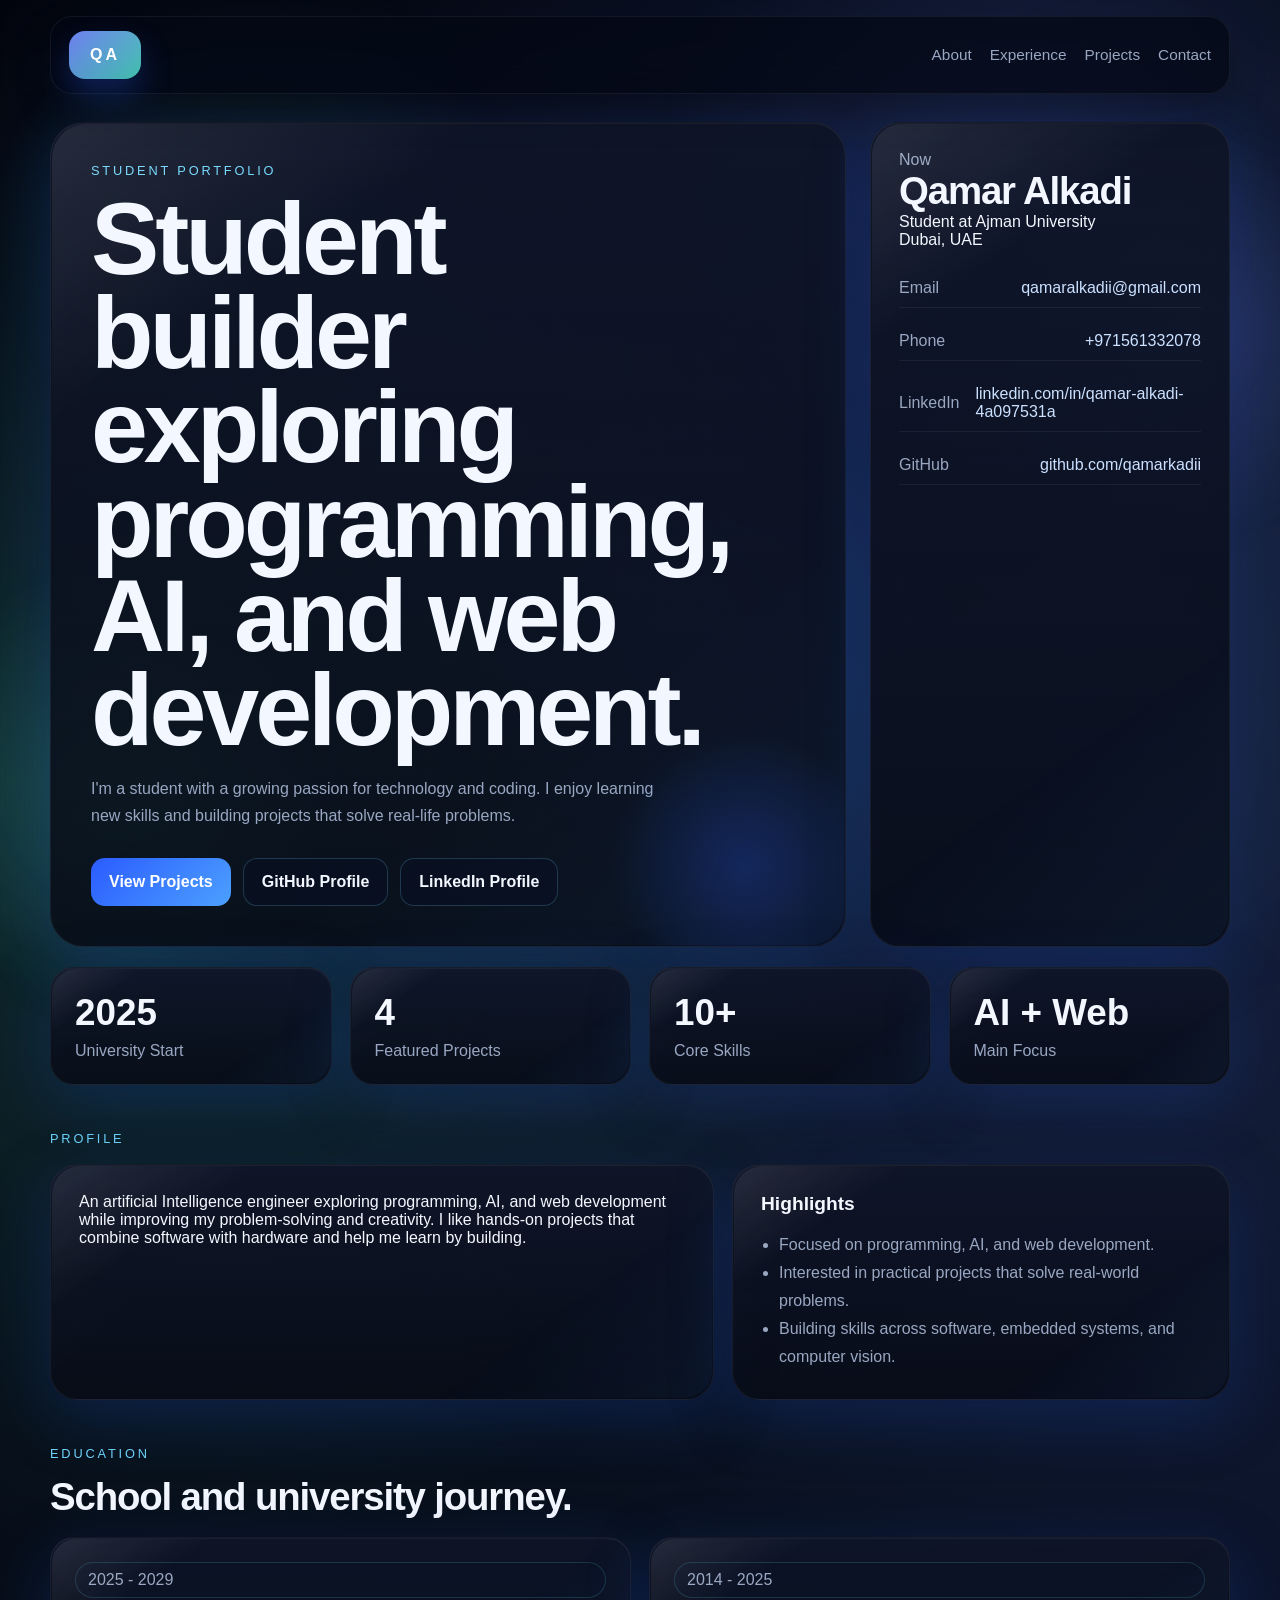
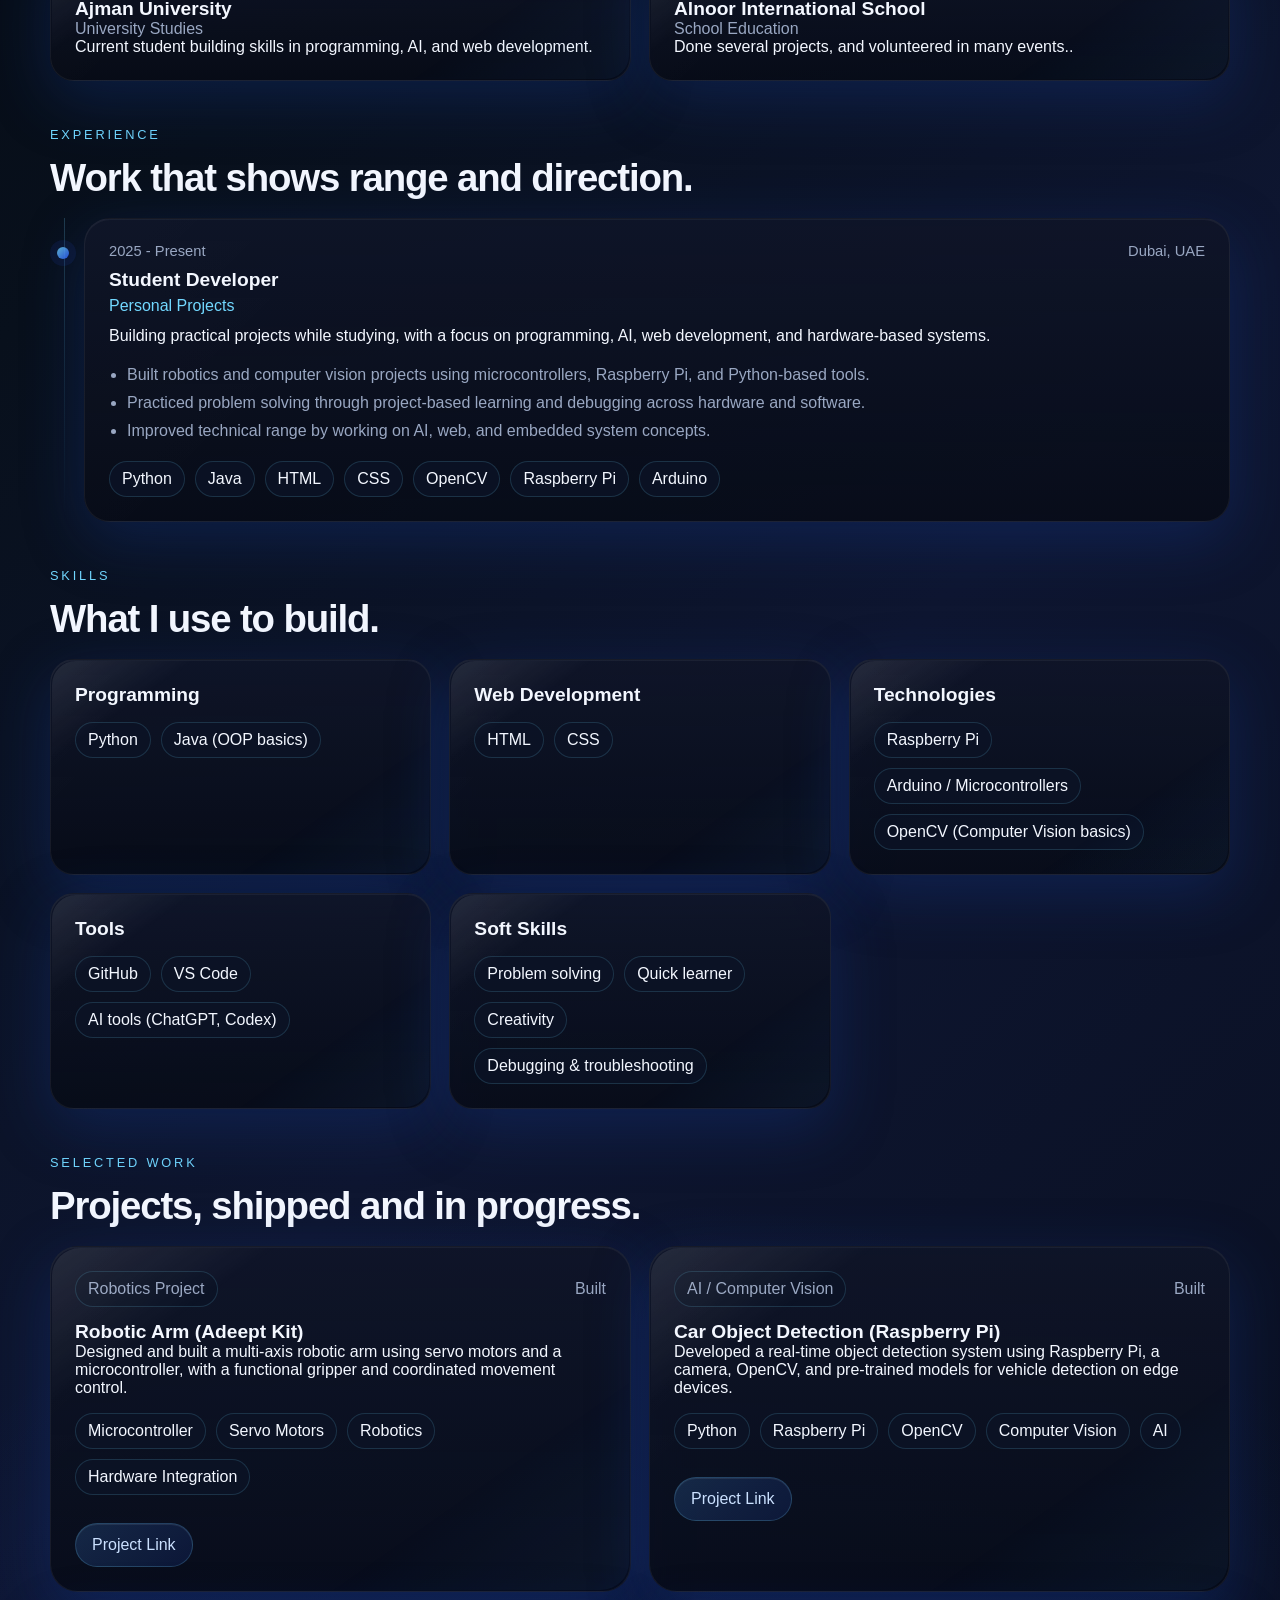
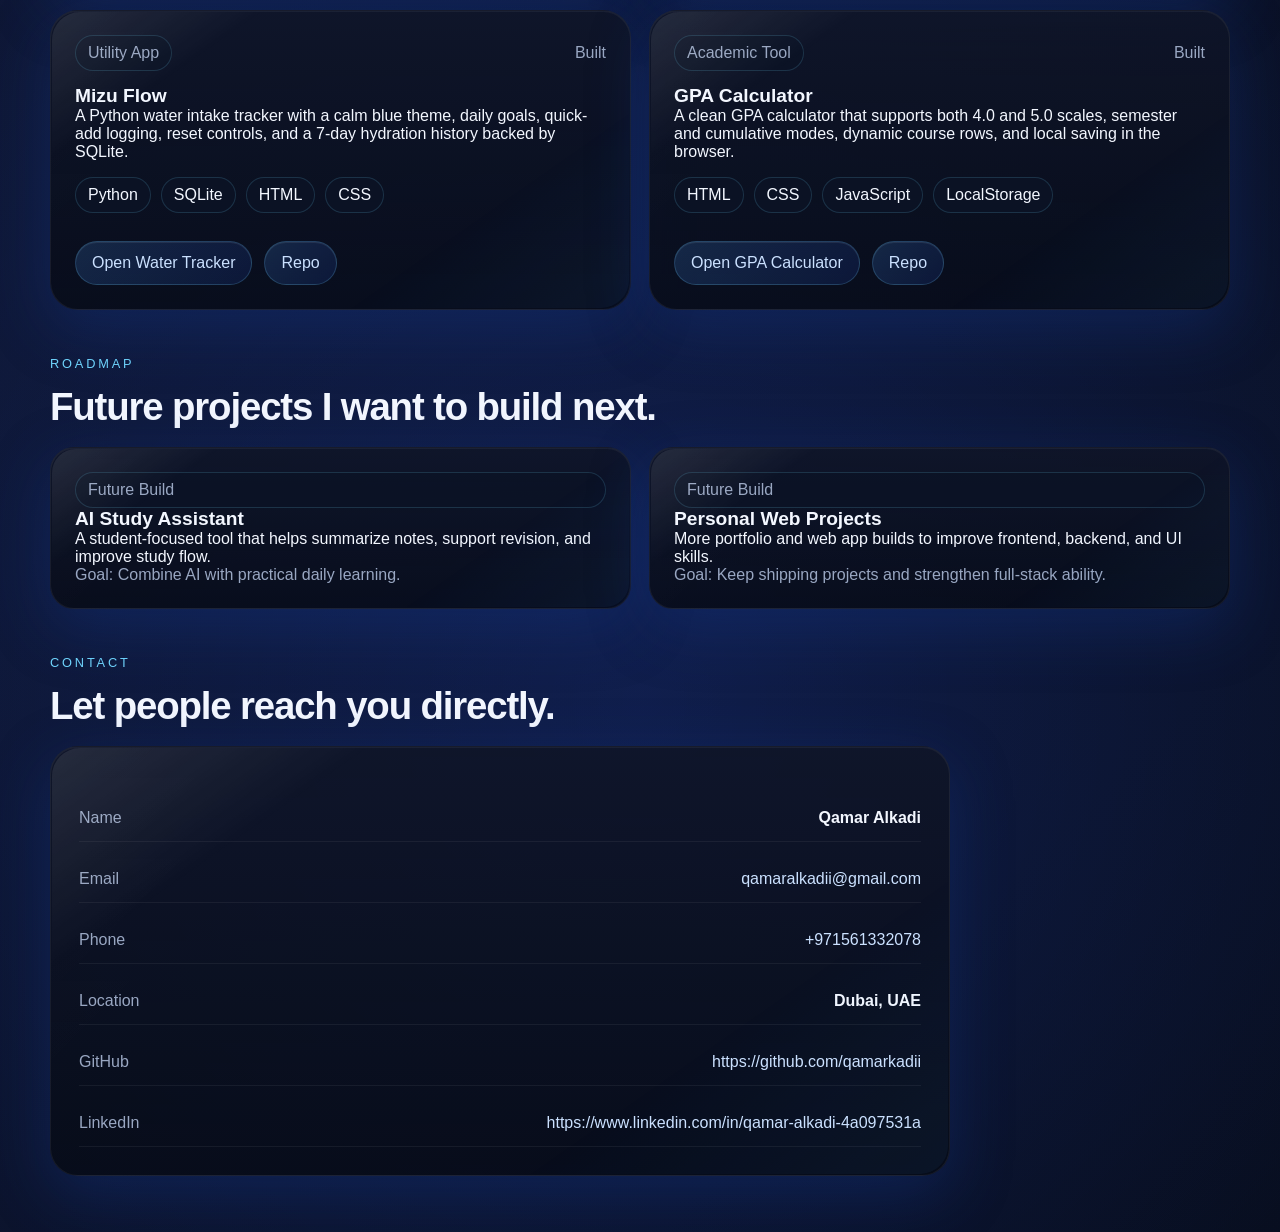
<file: index.html>
<!DOCTYPE html>
<html lang="en">
<head>
    <meta charset="UTF-8">
    <meta name="viewport" content="width=device-width, initial-scale=1.0">
    <title>Qamar Alkadi | Portfolio</title>
    <link rel="stylesheet" href="static/styles.css">
</head>
<body>
    <div class="site-bg"></div>
    <header class="topbar">
        <a class="brand" href="portfolio.html">QA</a>
        <nav>
            <a href="#about">About</a>
            <a href="#experience">Experience</a>
            <a href="#projects">Projects</a>
            <a href="#contact">Contact</a>
        </nav>
    </header>

    <main class="shell">
        <section class="hero">
            <div class="hero-copy">
                <p class="eyebrow">Student Portfolio</p>
                <h1>Student builder exploring programming, AI, and web development.</h1>
                <p class="lead">I'm a student with a growing passion for technology and coding. I enjoy learning new skills and building projects that solve real-life problems.</p>
                <div class="hero-actions">
                    <a class="button button-primary" href="#projects">View Projects</a>
                    <a class="button button-secondary" href="https://github.com/qamarkadii" target="_blank" rel="noreferrer">GitHub Profile</a>
                    <a class="button button-secondary" href="https://www.linkedin.com/in/qamar-alkadi-4a097531a" target="_blank" rel="noreferrer">LinkedIn Profile</a>
                </div>
            </div>
            <aside class="hero-panel">
                <p class="hero-label">Now</p>
                <h2>Qamar Alkadi</h2>
                <p>Student at Ajman University</p>
                <p>Dubai, UAE</p>
                <ul class="contact-list compact">
                    <li><span>Email</span><a href="mailto:qamaralkadii@gmail.com">qamaralkadii@gmail.com</a></li>
                    <li><span>Phone</span><a href="tel:+971561332078">+971561332078</a></li>
                    <li><span>LinkedIn</span><a href="https://www.linkedin.com/in/qamar-alkadi-4a097531a" target="_blank" rel="noreferrer">linkedin.com/in/qamar-alkadi-4a097531a</a></li>
                    <li><span>GitHub</span><a href="https://github.com/qamarkadii" target="_blank" rel="noreferrer">github.com/qamarkadii</a></li>
                </ul>
            </aside>
        </section>

        <section class="stats-grid">
            <article class="stat-card">
                <span>2025</span>
                <p>University Start</p>
            </article>
            <article class="stat-card">
                <span>4</span>
                <p>Featured Projects</p>
            </article>
            <article class="stat-card">
                <span>10+</span>
                <p>Core Skills</p>
            </article>
            <article class="stat-card">
                <span>AI + Web</span>
                <p>Main Focus</p>
            </article>
        </section>

        <section class="section" id="about">
            <div class="section-heading">
                <p class="eyebrow">Profile</p>
                <h2></h2>
            </div>
            <div class="about-grid">
                <article class="panel">
                    <p>An artificial Intelligence engineer exploring programming, AI, and web development while improving my problem-solving and creativity. I like hands-on projects that combine software with hardware and help me learn by building.</p>
                </article>
                <article class="panel">
                    <h3>Highlights</h3>
                    <ul class="bullet-list">
                        <li>Focused on programming, AI, and web development.</li>
                        <li>Interested in practical projects that solve real-world problems.</li>
                        <li>Building skills across software, embedded systems, and computer vision.</li>
                    </ul>
                </article>
            </div>
        </section>

        <section class="section">
            <div class="section-heading">
                <p class="eyebrow">Education</p>
                <h2>School and university journey.</h2>
            </div>
            <div class="education-grid">
                <article class="education-card">
                    <div class="section-chip">2025 - 2029</div>
                    <h3>Ajman University</h3>
                    <p class="education-degree">University Studies</p>
                    <p>Current student building skills in programming, AI, and web development.</p>
                </article>
                <article class="education-card">
                    <div class="section-chip">2014 - 2025</div>
                    <h3>Alnoor International School</h3>
                    <p class="education-degree">School Education</p>
                    <p>Done several projects, and volunteered in many events..</p>
                </article>
            </div>
        </section>

        <section class="section" id="experience">
            <div class="section-heading">
                <p class="eyebrow">Experience</p>
                <h2>Work that shows range and direction.</h2>
            </div>
            <div class="timeline">
                <article class="timeline-card">
                    <div class="timeline-meta">
                        <span>2025 - Present</span>
                        <span>Dubai, UAE</span>
                    </div>
                    <h3>Student Developer</h3>
                    <p class="timeline-company">Personal Projects</p>
                    <p>Building practical projects while studying, with a focus on programming, AI, web development, and hardware-based systems.</p>
                    <ul class="bullet-list">
                        <li>Built robotics and computer vision projects using microcontrollers, Raspberry Pi, and Python-based tools.</li>
                        <li>Practiced problem solving through project-based learning and debugging across hardware and software.</li>
                        <li>Improved technical range by working on AI, web, and embedded system concepts.</li>
                    </ul>
                    <ul class="tag-list">
                        <li>Python</li>
                        <li>Java</li>
                        <li>HTML</li>
                        <li>CSS</li>
                        <li>OpenCV</li>
                        <li>Raspberry Pi</li>
                        <li>Arduino</li>
                    </ul>
                </article>
            </div>
        </section>

        <section class="section">
            <div class="section-heading">
                <p class="eyebrow">Skills</p>
                <h2>What I use to build.</h2>
            </div>
            <div class="skills-grid">
                <article class="skill-card">
                    <h3>Programming</h3>
                    <ul class="tag-list">
                        <li>Python</li>
                        <li>Java (OOP basics)</li>
                    </ul>
                </article>
                <article class="skill-card">
                    <h3>Web Development</h3>
                    <ul class="tag-list">
                        <li>HTML</li>
                        <li>CSS</li>
                    </ul>
                </article>
                <article class="skill-card">
                    <h3>Technologies</h3>
                    <ul class="tag-list">
                        <li>Raspberry Pi</li>
                        <li>Arduino / Microcontrollers</li>
                        <li>OpenCV (Computer Vision basics)</li>
                    </ul>
                </article>
                <article class="skill-card">
                    <h3>Tools</h3>
                    <ul class="tag-list">
                        <li>GitHub</li>
                        <li>VS Code</li>
                        <li>AI tools (ChatGPT, Codex)</li>
                    </ul>
                </article>
                <article class="skill-card">
                    <h3>Soft Skills</h3>
                    <ul class="tag-list">
                        <li>Problem solving</li>
                        <li>Quick learner</li>
                        <li>Creativity</li>
                        <li>Debugging &amp; troubleshooting</li>
                    </ul>
                </article>
            </div>
        </section>

        <section class="section" id="projects">
            <div class="section-heading">
                <p class="eyebrow">Selected Work</p>
                <h2>Projects, shipped and in progress.</h2>
            </div>
            <div class="project-grid">
                <article class="project-card">
                    <div class="project-top">
                        <span class="section-chip">Robotics Project</span>
                        <span class="project-status">Built</span>
                    </div>
                    <h3>Robotic Arm (Adeept Kit)</h3>
                    <p>Designed and built a multi-axis robotic arm using servo motors and a microcontroller, with a functional gripper and coordinated movement control.</p>
                    <ul class="tag-list">
                        <li>Microcontroller</li>
                        <li>Servo Motors</li>
                        <li>Robotics</li>
                        <li>Hardware Integration</li>
                    </ul>
                    <div class="project-links">
                        <a href="https://github.com/qamarkadii" target="_blank" rel="noreferrer">Project Link</a>
                    </div>
                </article>
                <article class="project-card">
                    <div class="project-top">
                        <span class="section-chip">AI / Computer Vision</span>
                        <span class="project-status">Built</span>
                    </div>
                    <h3>Car Object Detection (Raspberry Pi)</h3>
                    <p>Developed a real-time object detection system using Raspberry Pi, a camera, OpenCV, and pre-trained models for vehicle detection on edge devices.</p>
                    <ul class="tag-list">
                        <li>Python</li>
                        <li>Raspberry Pi</li>
                        <li>OpenCV</li>
                        <li>Computer Vision</li>
                        <li>AI</li>
                    </ul>
                    <div class="project-links">
                        <a href="https://github.com/qamarkadii" target="_blank" rel="noreferrer">Project Link</a>
                    </div>
                </article>
                <article class="project-card">
                    <div class="project-top">
                        <span class="section-chip">Utility App</span>
                        <span class="project-status">Built</span>
                    </div>
                    <h3>Mizu Flow</h3>
                    <p>A Python water intake tracker with a calm blue theme, daily goals, quick-add logging, reset controls, and a 7-day hydration history backed by SQLite.</p>
                    <ul class="tag-list">
                        <li>Python</li>
                        <li>SQLite</li>
                        <li>HTML</li>
                        <li>CSS</li>
                    </ul>
                    <div class="project-links">
                        <a href="https://qamarkadii.github.io/WaterIntake/" target="_blank" rel="noreferrer">Open Water Tracker</a>
                        <a href="https://github.com/qamarkadii" target="_blank" rel="noreferrer">Repo</a>
                    </div>
                </article>
                <article class="project-card">
                    <div class="project-top">
                        <span class="section-chip">Academic Tool</span>
                        <span class="project-status">Built</span>
                    </div>
                    <h3>GPA Calculator</h3>
                    <p>A clean GPA calculator that supports both 4.0 and 5.0 scales, semester and cumulative modes, dynamic course rows, and local saving in the browser.</p>
                    <ul class="tag-list">
                        <li>HTML</li>
                        <li>CSS</li>
                        <li>JavaScript</li>
                        <li>LocalStorage</li>
                    </ul>
                    <div class="project-links">
                        <a href="https://qamarkadii.github.io/GPACalculator/" target="_blank" rel="noreferrer">Open GPA Calculator</a>
                        <a href="https://github.com/qamarkadii" target="_blank" rel="noreferrer">Repo</a>
                    </div>
                </article>
            </div>
        </section>

        <section class="section">
            <div class="section-heading">
                <p class="eyebrow">Roadmap</p>
                <h2>Future projects I want to build next.</h2>
            </div>
            <div class="future-grid">
                <article class="future-card">
                    <div class="section-chip">Future Build</div>
                    <h3>AI Study Assistant</h3>
                    <p>A student-focused tool that helps summarize notes, support revision, and improve study flow.</p>
                    <p class="future-goal">Goal: Combine AI with practical daily learning.</p>
                </article>
                <article class="future-card">
                    <div class="section-chip">Future Build</div>
                    <h3>Personal Web Projects</h3>
                    <p>More portfolio and web app builds to improve frontend, backend, and UI skills.</p>
                    <p class="future-goal">Goal: Keep shipping projects and strengthen full-stack ability.</p>
                </article>
            </div>
        </section>

        <section class="section" id="contact">
            <div class="section-heading">
                <p class="eyebrow">Contact</p>
                <h2>Let people reach you directly.</h2>
            </div>
            <article class="panel contact-panel">
                <ul class="contact-list">
                    <li><span>Name</span><strong>Qamar Alkadi</strong></li>
                    <li><span>Email</span><a href="mailto:qamaralkadii@gmail.com">qamaralkadii@gmail.com</a></li>
                    <li><span>Phone</span><a href="tel:+971561332078">+971561332078</a></li>
                    <li><span>Location</span><strong>Dubai, UAE</strong></li>
                    <li><span>GitHub</span><a href="https://github.com/qamarkadii" target="_blank" rel="noreferrer">https://github.com/qamarkadii</a></li>
                    <li><span>LinkedIn</span><a href="https://www.linkedin.com/in/qamar-alkadi-4a097531a" target="_blank" rel="noreferrer">https://www.linkedin.com/in/qamar-alkadi-4a097531a</a></li>
                </ul>
            </article>
        </section>
    </main>

</body>
</html>
</file>
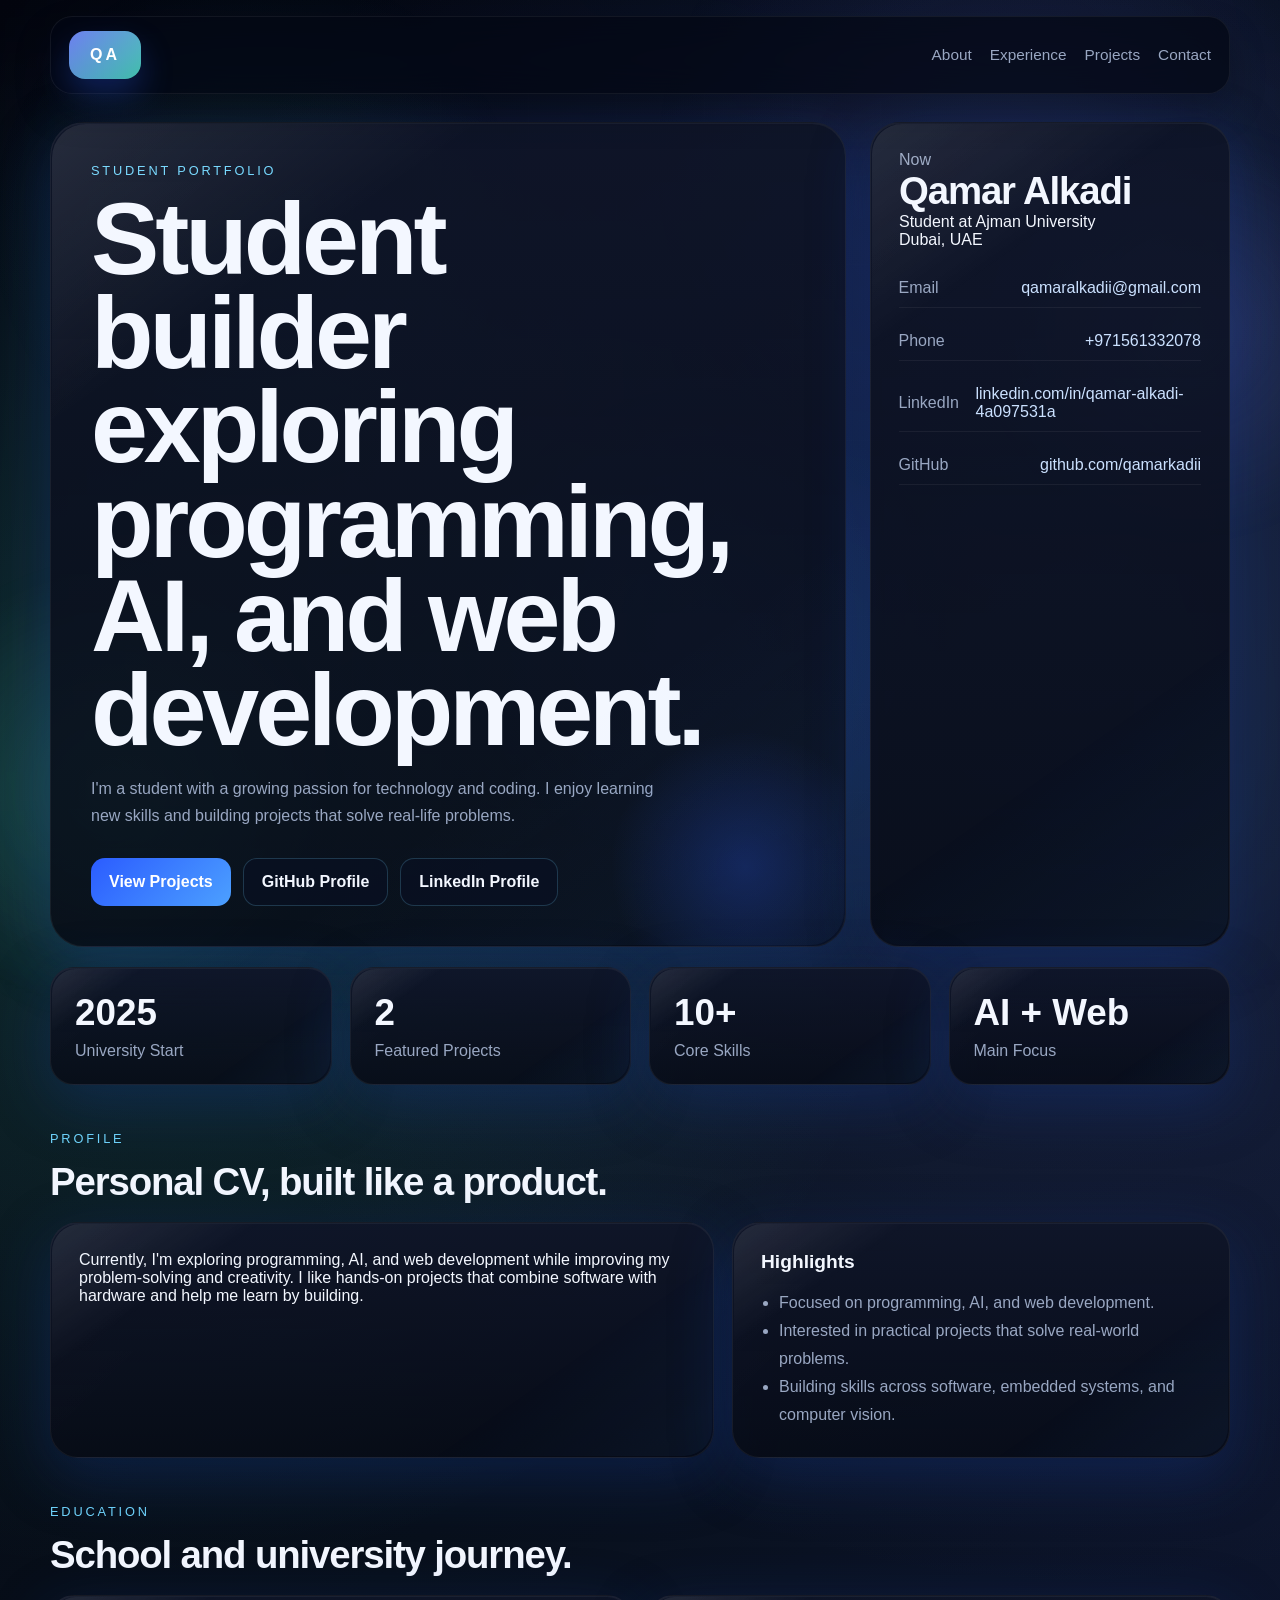
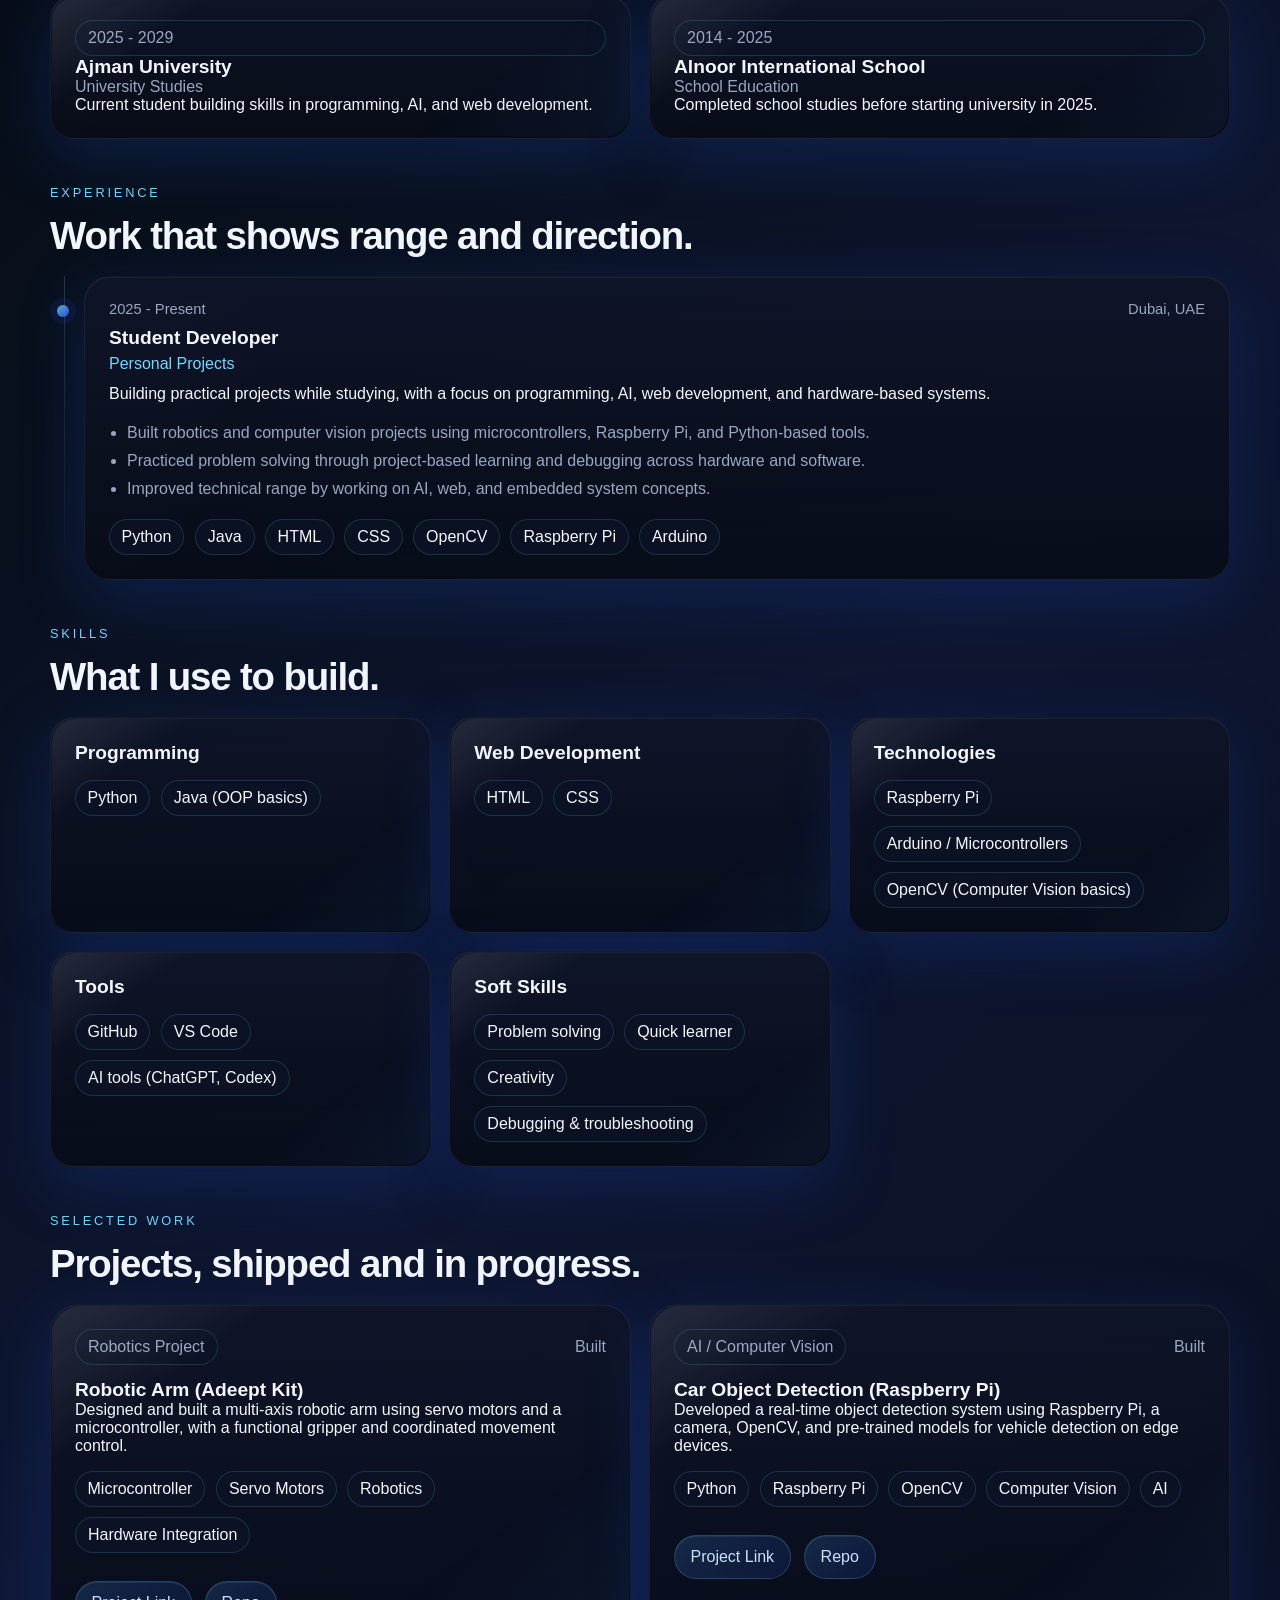
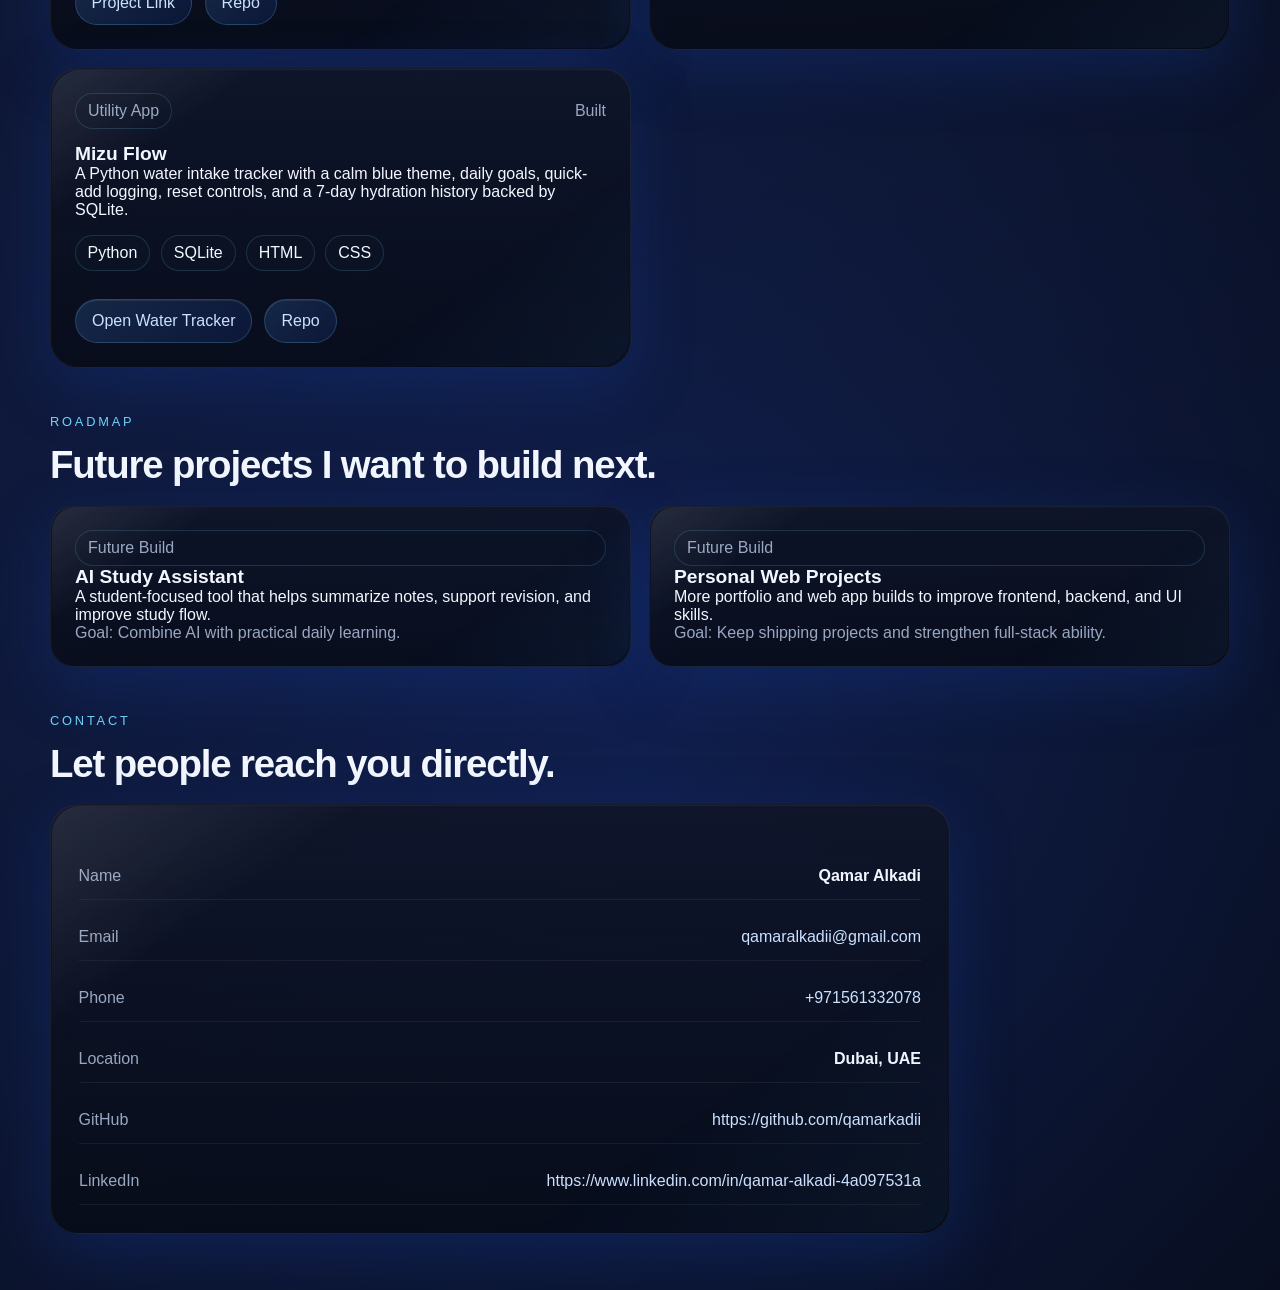
<file: index (2).html>
<!DOCTYPE html>
<html lang="en">
<head>
    <meta charset="UTF-8">
    <meta name="viewport" content="width=device-width, initial-scale=1.0">
    <title>Qamar Alkadi | Portfolio</title>
    <link rel="stylesheet" href="static/styles.css">
</head>
<body>
    <div class="site-bg"></div>
    <header class="topbar">
        <a class="brand" href="portfolio.html">QA</a>
        <nav>
            <a href="#about">About</a>
            <a href="#experience">Experience</a>
            <a href="#projects">Projects</a>
            <a href="#contact">Contact</a>
        </nav>
    </header>

    <main class="shell">
        <section class="hero">
            <div class="hero-copy">
                <p class="eyebrow">Student Portfolio</p>
                <h1>Student builder exploring programming, AI, and web development.</h1>
                <p class="lead">I'm a student with a growing passion for technology and coding. I enjoy learning new skills and building projects that solve real-life problems.</p>
                <div class="hero-actions">
                    <a class="button button-primary" href="#projects">View Projects</a>
                    <a class="button button-secondary" href="https://github.com/qamarkadii" target="_blank" rel="noreferrer">GitHub Profile</a>
                    <a class="button button-secondary" href="https://www.linkedin.com/in/qamar-alkadi-4a097531a" target="_blank" rel="noreferrer">LinkedIn Profile</a>
                </div>
            </div>
            <aside class="hero-panel">
                <p class="hero-label">Now</p>
                <h2>Qamar Alkadi</h2>
                <p>Student at Ajman University</p>
                <p>Dubai, UAE</p>
                <ul class="contact-list compact">
                    <li><span>Email</span><a href="mailto:qamaralkadii@gmail.com">qamaralkadii@gmail.com</a></li>
                    <li><span>Phone</span><a href="tel:+971561332078">+971561332078</a></li>
                    <li><span>LinkedIn</span><a href="https://www.linkedin.com/in/qamar-alkadi-4a097531a" target="_blank" rel="noreferrer">linkedin.com/in/qamar-alkadi-4a097531a</a></li>
                    <li><span>GitHub</span><a href="https://github.com/qamarkadii" target="_blank" rel="noreferrer">github.com/qamarkadii</a></li>
                </ul>
            </aside>
        </section>

        <section class="stats-grid">
            <article class="stat-card">
                <span>2025</span>
                <p>University Start</p>
            </article>
            <article class="stat-card">
                <span>2</span>
                <p>Featured Projects</p>
            </article>
            <article class="stat-card">
                <span>10+</span>
                <p>Core Skills</p>
            </article>
            <article class="stat-card">
                <span>AI + Web</span>
                <p>Main Focus</p>
            </article>
        </section>

        <section class="section" id="about">
            <div class="section-heading">
                <p class="eyebrow">Profile</p>
                <h2>Personal CV, built like a product.</h2>
            </div>
            <div class="about-grid">
                <article class="panel">
                    <p>Currently, I'm exploring programming, AI, and web development while improving my problem-solving and creativity. I like hands-on projects that combine software with hardware and help me learn by building.</p>
                </article>
                <article class="panel">
                    <h3>Highlights</h3>
                    <ul class="bullet-list">
                        <li>Focused on programming, AI, and web development.</li>
                        <li>Interested in practical projects that solve real-world problems.</li>
                        <li>Building skills across software, embedded systems, and computer vision.</li>
                    </ul>
                </article>
            </div>
        </section>

        <section class="section">
            <div class="section-heading">
                <p class="eyebrow">Education</p>
                <h2>School and university journey.</h2>
            </div>
            <div class="education-grid">
                <article class="education-card">
                    <div class="section-chip">2025 - 2029</div>
                    <h3>Ajman University</h3>
                    <p class="education-degree">University Studies</p>
                    <p>Current student building skills in programming, AI, and web development.</p>
                </article>
                <article class="education-card">
                    <div class="section-chip">2014 - 2025</div>
                    <h3>Alnoor International School</h3>
                    <p class="education-degree">School Education</p>
                    <p>Completed school studies before starting university in 2025.</p>
                </article>
            </div>
        </section>

        <section class="section" id="experience">
            <div class="section-heading">
                <p class="eyebrow">Experience</p>
                <h2>Work that shows range and direction.</h2>
            </div>
            <div class="timeline">
                <article class="timeline-card">
                    <div class="timeline-meta">
                        <span>2025 - Present</span>
                        <span>Dubai, UAE</span>
                    </div>
                    <h3>Student Developer</h3>
                    <p class="timeline-company">Personal Projects</p>
                    <p>Building practical projects while studying, with a focus on programming, AI, web development, and hardware-based systems.</p>
                    <ul class="bullet-list">
                        <li>Built robotics and computer vision projects using microcontrollers, Raspberry Pi, and Python-based tools.</li>
                        <li>Practiced problem solving through project-based learning and debugging across hardware and software.</li>
                        <li>Improved technical range by working on AI, web, and embedded system concepts.</li>
                    </ul>
                    <ul class="tag-list">
                        <li>Python</li>
                        <li>Java</li>
                        <li>HTML</li>
                        <li>CSS</li>
                        <li>OpenCV</li>
                        <li>Raspberry Pi</li>
                        <li>Arduino</li>
                    </ul>
                </article>
            </div>
        </section>

        <section class="section">
            <div class="section-heading">
                <p class="eyebrow">Skills</p>
                <h2>What I use to build.</h2>
            </div>
            <div class="skills-grid">
                <article class="skill-card">
                    <h3>Programming</h3>
                    <ul class="tag-list">
                        <li>Python</li>
                        <li>Java (OOP basics)</li>
                    </ul>
                </article>
                <article class="skill-card">
                    <h3>Web Development</h3>
                    <ul class="tag-list">
                        <li>HTML</li>
                        <li>CSS</li>
                    </ul>
                </article>
                <article class="skill-card">
                    <h3>Technologies</h3>
                    <ul class="tag-list">
                        <li>Raspberry Pi</li>
                        <li>Arduino / Microcontrollers</li>
                        <li>OpenCV (Computer Vision basics)</li>
                    </ul>
                </article>
                <article class="skill-card">
                    <h3>Tools</h3>
                    <ul class="tag-list">
                        <li>GitHub</li>
                        <li>VS Code</li>
                        <li>AI tools (ChatGPT, Codex)</li>
                    </ul>
                </article>
                <article class="skill-card">
                    <h3>Soft Skills</h3>
                    <ul class="tag-list">
                        <li>Problem solving</li>
                        <li>Quick learner</li>
                        <li>Creativity</li>
                        <li>Debugging &amp; troubleshooting</li>
                    </ul>
                </article>
            </div>
        </section>

        <section class="section" id="projects">
            <div class="section-heading">
                <p class="eyebrow">Selected Work</p>
                <h2>Projects, shipped and in progress.</h2>
            </div>
            <div class="project-grid">
                <article class="project-card">
                    <div class="project-top">
                        <span class="section-chip">Robotics Project</span>
                        <span class="project-status">Built</span>
                    </div>
                    <h3>Robotic Arm (Adeept Kit)</h3>
                    <p>Designed and built a multi-axis robotic arm using servo motors and a microcontroller, with a functional gripper and coordinated movement control.</p>
                    <ul class="tag-list">
                        <li>Microcontroller</li>
                        <li>Servo Motors</li>
                        <li>Robotics</li>
                        <li>Hardware Integration</li>
                    </ul>
                    <div class="project-links">
                        <a href="https://github.com/qamarkadii" target="_blank" rel="noreferrer">Project Link</a>
                        <a href="https://github.com/qamarkadii" target="_blank" rel="noreferrer">Repo</a>
                    </div>
                </article>
                <article class="project-card">
                    <div class="project-top">
                        <span class="section-chip">AI / Computer Vision</span>
                        <span class="project-status">Built</span>
                    </div>
                    <h3>Car Object Detection (Raspberry Pi)</h3>
                    <p>Developed a real-time object detection system using Raspberry Pi, a camera, OpenCV, and pre-trained models for vehicle detection on edge devices.</p>
                    <ul class="tag-list">
                        <li>Python</li>
                        <li>Raspberry Pi</li>
                        <li>OpenCV</li>
                        <li>Computer Vision</li>
                        <li>AI</li>
                    </ul>
                    <div class="project-links">
                        <a href="https://github.com/qamarkadii" target="_blank" rel="noreferrer">Project Link</a>
                        <a href="https://github.com/qamarkadii" target="_blank" rel="noreferrer">Repo</a>
                    </div>
                </article>
                <article class="project-card">
                    <div class="project-top">
                        <span class="section-chip">Utility App</span>
                        <span class="project-status">Built</span>
                    </div>
                    <h3>Mizu Flow</h3>
                    <p>A Python water intake tracker with a calm blue theme, daily goals, quick-add logging, reset controls, and a 7-day hydration history backed by SQLite.</p>
                    <ul class="tag-list">
                        <li>Python</li>
                        <li>SQLite</li>
                        <li>HTML</li>
                        <li>CSS</li>
                    </ul>
                    <div class="project-links">
                        <a href="https://qamarkadii.github.io/WaterIntake/" target="_blank" rel="noreferrer">Open Water Tracker</a>
                        <a href="https://github.com/qamarkadii" target="_blank" rel="noreferrer">Repo</a>
                    </div>
                </article>
            </div>
        </section>

        <section class="section">
            <div class="section-heading">
                <p class="eyebrow">Roadmap</p>
                <h2>Future projects I want to build next.</h2>
            </div>
            <div class="future-grid">
                <article class="future-card">
                    <div class="section-chip">Future Build</div>
                    <h3>AI Study Assistant</h3>
                    <p>A student-focused tool that helps summarize notes, support revision, and improve study flow.</p>
                    <p class="future-goal">Goal: Combine AI with practical daily learning.</p>
                </article>
                <article class="future-card">
                    <div class="section-chip">Future Build</div>
                    <h3>Personal Web Projects</h3>
                    <p>More portfolio and web app builds to improve frontend, backend, and UI skills.</p>
                    <p class="future-goal">Goal: Keep shipping projects and strengthen full-stack ability.</p>
                </article>
            </div>
        </section>

        <section class="section" id="contact">
            <div class="section-heading">
                <p class="eyebrow">Contact</p>
                <h2>Let people reach you directly.</h2>
            </div>
            <article class="panel contact-panel">
                <ul class="contact-list">
                    <li><span>Name</span><strong>Qamar Alkadi</strong></li>
                    <li><span>Email</span><a href="mailto:qamaralkadii@gmail.com">qamaralkadii@gmail.com</a></li>
                    <li><span>Phone</span><a href="tel:+971561332078">+971561332078</a></li>
                    <li><span>Location</span><strong>Dubai, UAE</strong></li>
                    <li><span>GitHub</span><a href="https://github.com/qamarkadii" target="_blank" rel="noreferrer">https://github.com/qamarkadii</a></li>
                    <li><span>LinkedIn</span><a href="https://www.linkedin.com/in/qamar-alkadi-4a097531a" target="_blank" rel="noreferrer">https://www.linkedin.com/in/qamar-alkadi-4a097531a</a></li>
                </ul>
            </article>
        </section>
    </main>

</body>
</html>
</file>
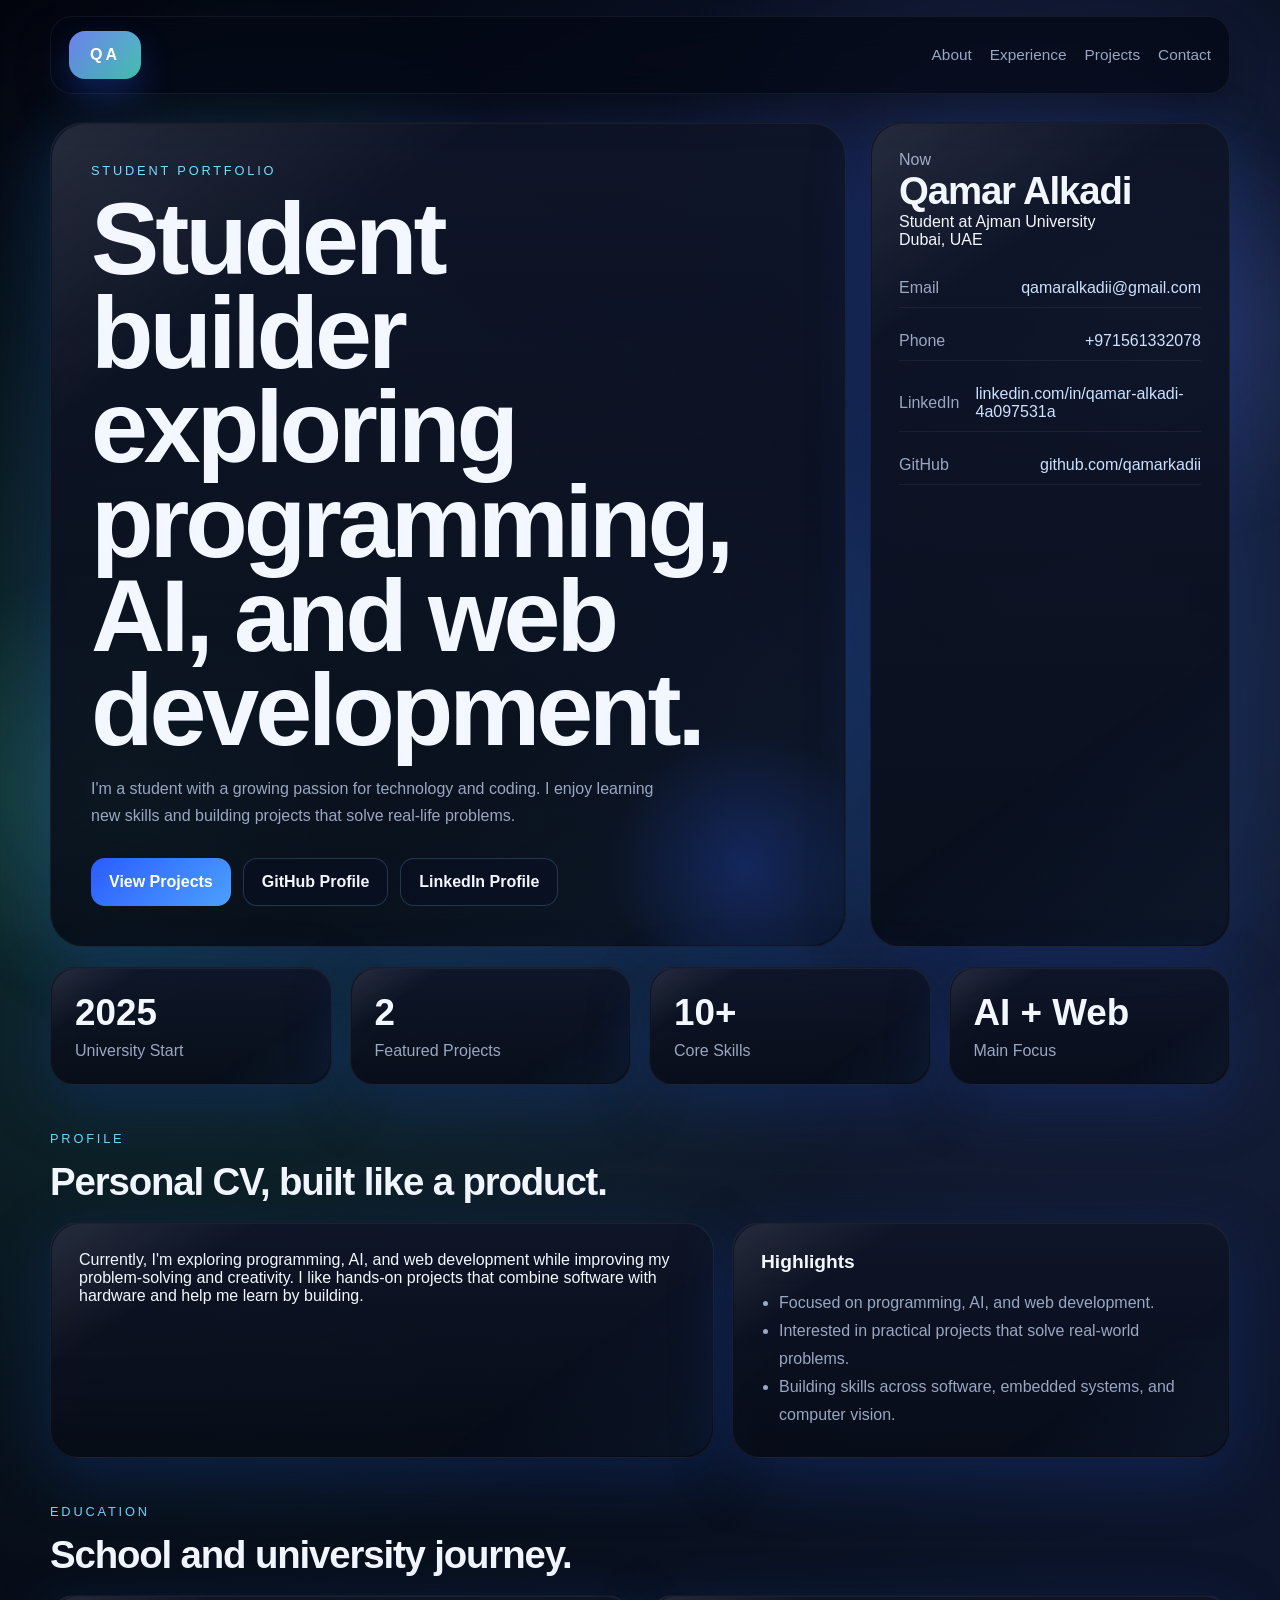
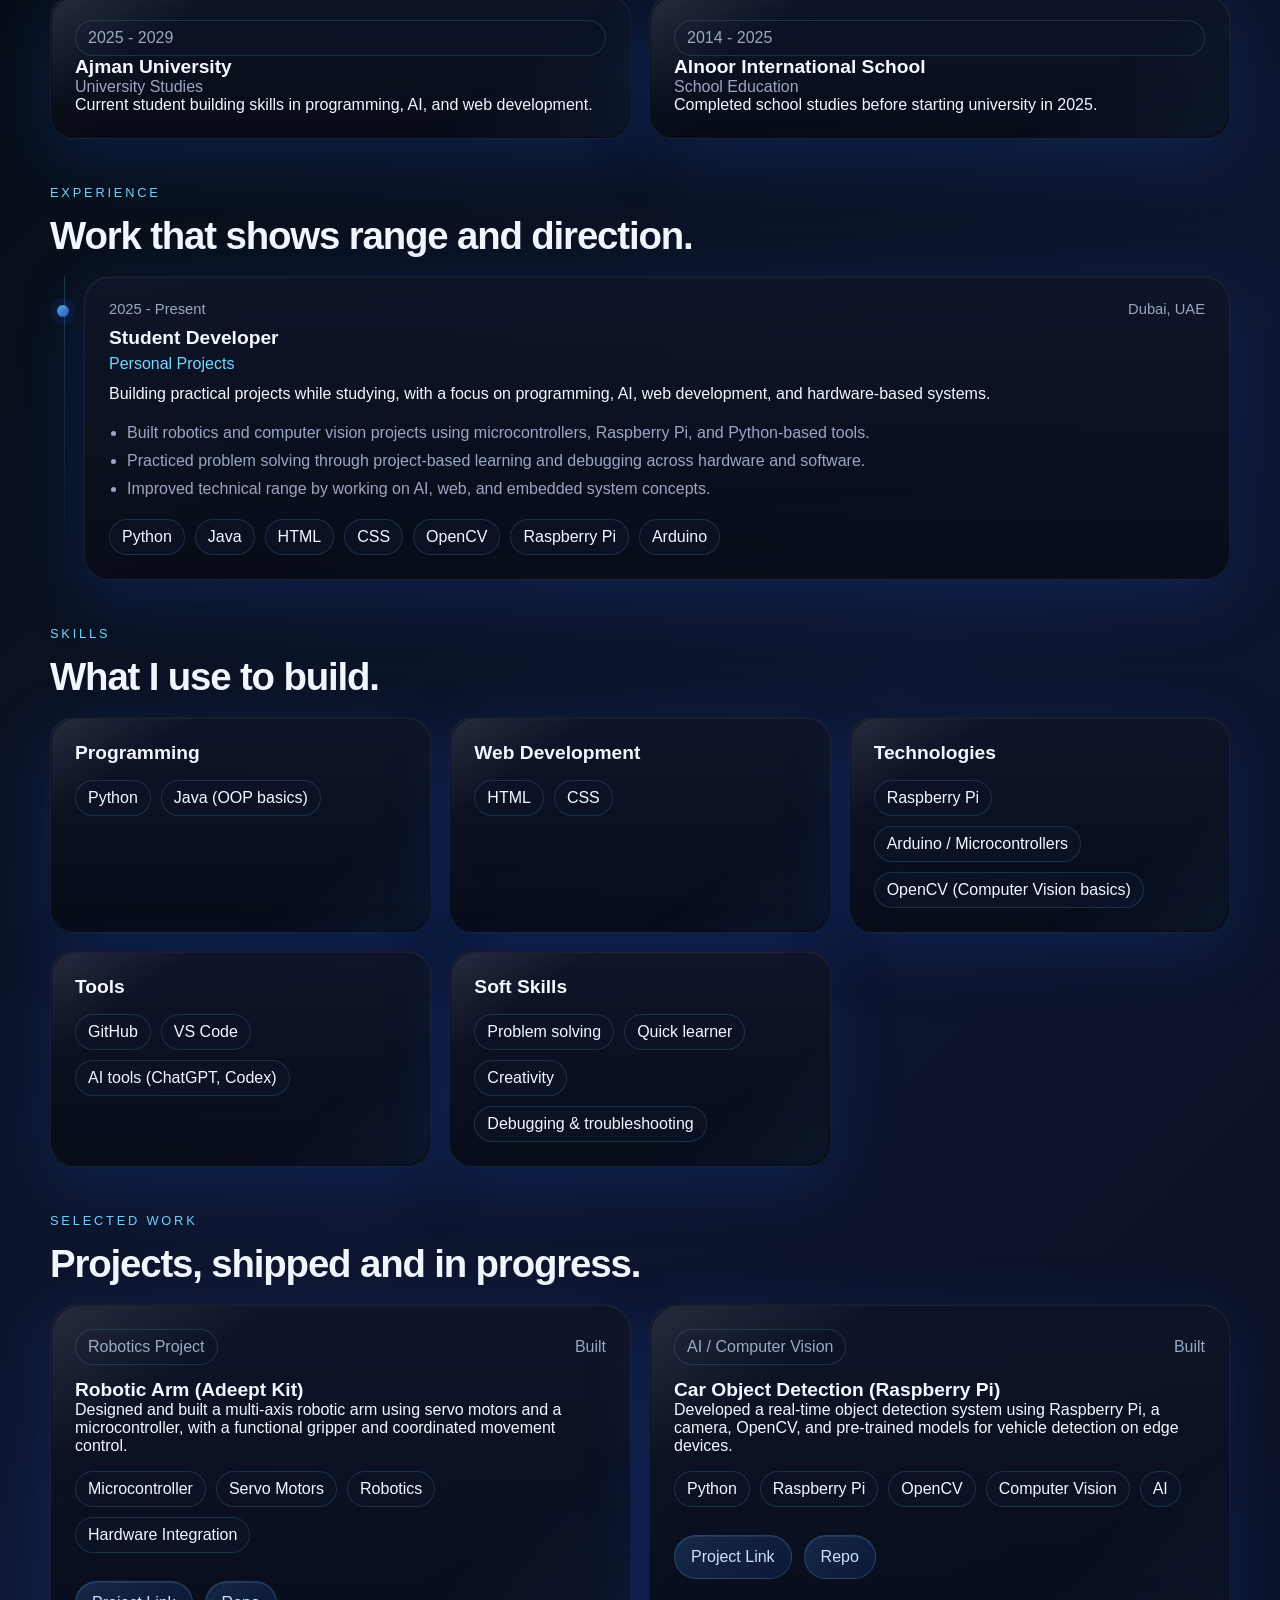
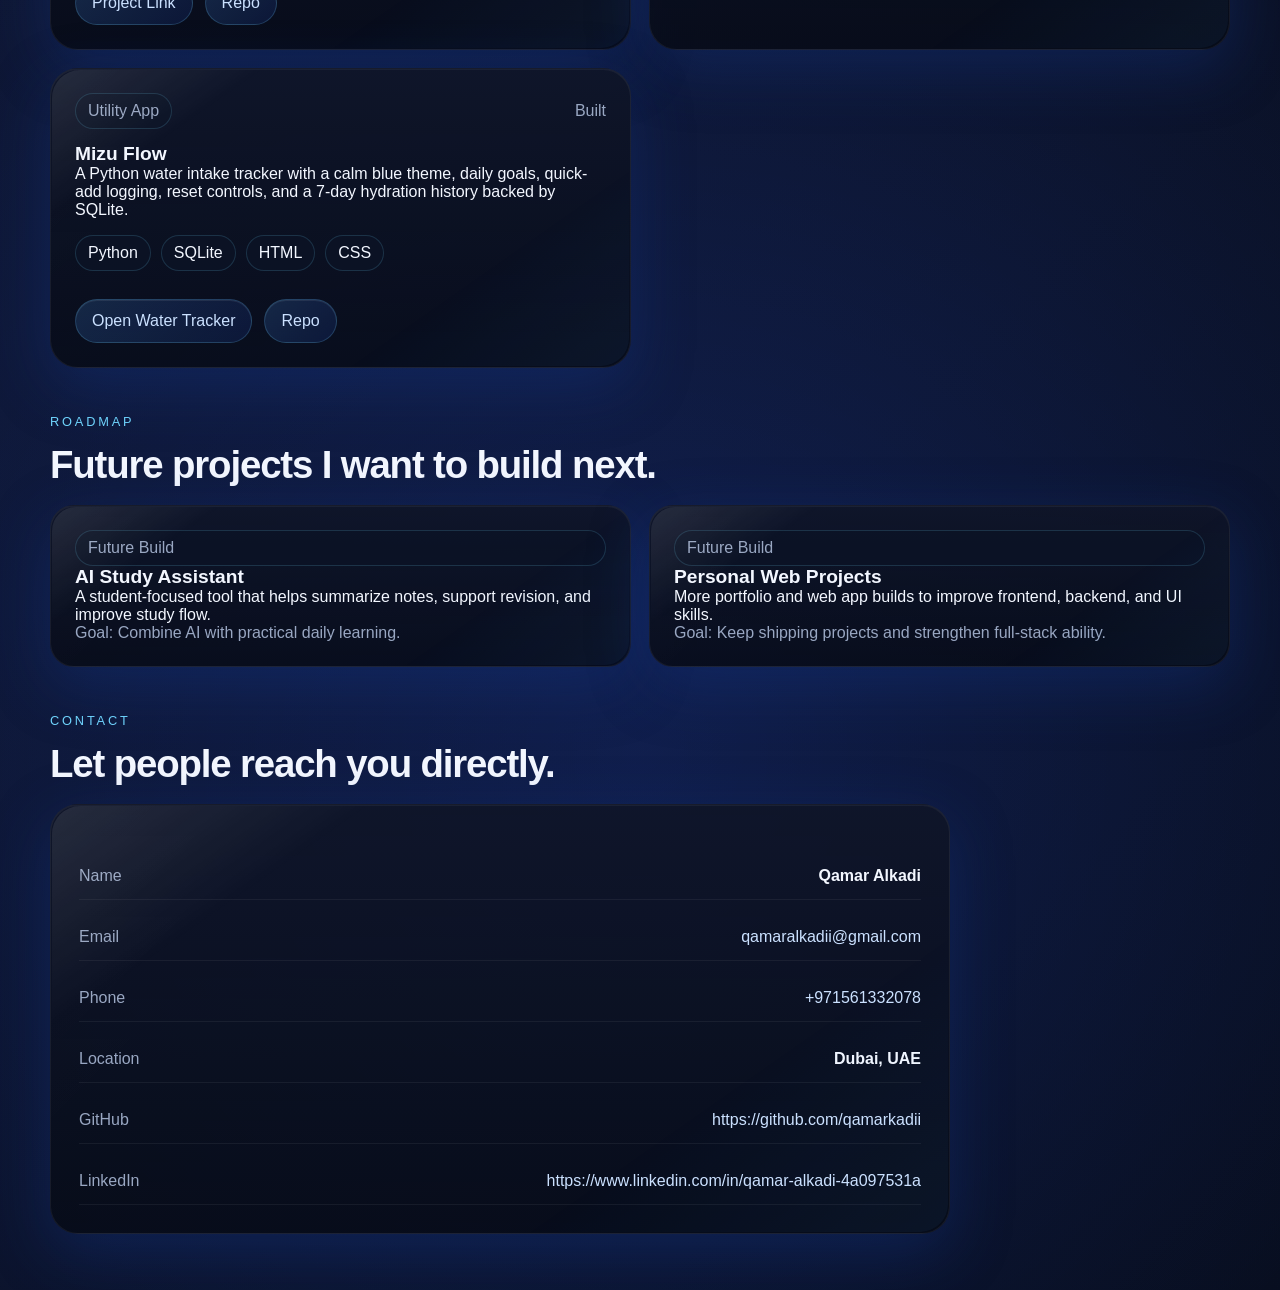
<file: portfolio.html>
<!DOCTYPE html>
<html lang="en">
<head>
    <meta charset="UTF-8">
    <meta name="viewport" content="width=device-width, initial-scale=1.0">
    <title>Qamar Alkadi | Portfolio</title>
    <link rel="stylesheet" href="static/styles.css">
</head>
<body>
    <div class="site-bg"></div>
    <header class="topbar">
        <a class="brand" href="portfolio.html">QA</a>
        <nav>
            <a href="#about">About</a>
            <a href="#experience">Experience</a>
            <a href="#projects">Projects</a>
            <a href="#contact">Contact</a>
        </nav>
    </header>

    <main class="shell">
        <section class="hero">
            <div class="hero-copy">
                <p class="eyebrow">Student Portfolio</p>
                <h1>Student builder exploring programming, AI, and web development.</h1>
                <p class="lead">I'm a student with a growing passion for technology and coding. I enjoy learning new skills and building projects that solve real-life problems.</p>
                <div class="hero-actions">
                    <a class="button button-primary" href="#projects">View Projects</a>
                    <a class="button button-secondary" href="https://github.com/qamarkadii" target="_blank" rel="noreferrer">GitHub Profile</a>
                    <a class="button button-secondary" href="https://www.linkedin.com/in/qamar-alkadi-4a097531a" target="_blank" rel="noreferrer">LinkedIn Profile</a>
                </div>
            </div>
            <aside class="hero-panel">
                <p class="hero-label">Now</p>
                <h2>Qamar Alkadi</h2>
                <p>Student at Ajman University</p>
                <p>Dubai, UAE</p>
                <ul class="contact-list compact">
                    <li><span>Email</span><a href="mailto:qamaralkadii@gmail.com">qamaralkadii@gmail.com</a></li>
                    <li><span>Phone</span><a href="tel:+971561332078">+971561332078</a></li>
                    <li><span>LinkedIn</span><a href="https://www.linkedin.com/in/qamar-alkadi-4a097531a" target="_blank" rel="noreferrer">linkedin.com/in/qamar-alkadi-4a097531a</a></li>
                    <li><span>GitHub</span><a href="https://github.com/qamarkadii" target="_blank" rel="noreferrer">github.com/qamarkadii</a></li>
                </ul>
            </aside>
        </section>

        <section class="stats-grid">
            <article class="stat-card">
                <span>2025</span>
                <p>University Start</p>
            </article>
            <article class="stat-card">
                <span>2</span>
                <p>Featured Projects</p>
            </article>
            <article class="stat-card">
                <span>10+</span>
                <p>Core Skills</p>
            </article>
            <article class="stat-card">
                <span>AI + Web</span>
                <p>Main Focus</p>
            </article>
        </section>

        <section class="section" id="about">
            <div class="section-heading">
                <p class="eyebrow">Profile</p>
                <h2>Personal CV, built like a product.</h2>
            </div>
            <div class="about-grid">
                <article class="panel">
                    <p>Currently, I'm exploring programming, AI, and web development while improving my problem-solving and creativity. I like hands-on projects that combine software with hardware and help me learn by building.</p>
                </article>
                <article class="panel">
                    <h3>Highlights</h3>
                    <ul class="bullet-list">
                        <li>Focused on programming, AI, and web development.</li>
                        <li>Interested in practical projects that solve real-world problems.</li>
                        <li>Building skills across software, embedded systems, and computer vision.</li>
                    </ul>
                </article>
            </div>
        </section>

        <section class="section">
            <div class="section-heading">
                <p class="eyebrow">Education</p>
                <h2>School and university journey.</h2>
            </div>
            <div class="education-grid">
                <article class="education-card">
                    <div class="section-chip">2025 - 2029</div>
                    <h3>Ajman University</h3>
                    <p class="education-degree">University Studies</p>
                    <p>Current student building skills in programming, AI, and web development.</p>
                </article>
                <article class="education-card">
                    <div class="section-chip">2014 - 2025</div>
                    <h3>Alnoor International School</h3>
                    <p class="education-degree">School Education</p>
                    <p>Completed school studies before starting university in 2025.</p>
                </article>
            </div>
        </section>

        <section class="section" id="experience">
            <div class="section-heading">
                <p class="eyebrow">Experience</p>
                <h2>Work that shows range and direction.</h2>
            </div>
            <div class="timeline">
                <article class="timeline-card">
                    <div class="timeline-meta">
                        <span>2025 - Present</span>
                        <span>Dubai, UAE</span>
                    </div>
                    <h3>Student Developer</h3>
                    <p class="timeline-company">Personal Projects</p>
                    <p>Building practical projects while studying, with a focus on programming, AI, web development, and hardware-based systems.</p>
                    <ul class="bullet-list">
                        <li>Built robotics and computer vision projects using microcontrollers, Raspberry Pi, and Python-based tools.</li>
                        <li>Practiced problem solving through project-based learning and debugging across hardware and software.</li>
                        <li>Improved technical range by working on AI, web, and embedded system concepts.</li>
                    </ul>
                    <ul class="tag-list">
                        <li>Python</li>
                        <li>Java</li>
                        <li>HTML</li>
                        <li>CSS</li>
                        <li>OpenCV</li>
                        <li>Raspberry Pi</li>
                        <li>Arduino</li>
                    </ul>
                </article>
            </div>
        </section>

        <section class="section">
            <div class="section-heading">
                <p class="eyebrow">Skills</p>
                <h2>What I use to build.</h2>
            </div>
            <div class="skills-grid">
                <article class="skill-card">
                    <h3>Programming</h3>
                    <ul class="tag-list">
                        <li>Python</li>
                        <li>Java (OOP basics)</li>
                    </ul>
                </article>
                <article class="skill-card">
                    <h3>Web Development</h3>
                    <ul class="tag-list">
                        <li>HTML</li>
                        <li>CSS</li>
                    </ul>
                </article>
                <article class="skill-card">
                    <h3>Technologies</h3>
                    <ul class="tag-list">
                        <li>Raspberry Pi</li>
                        <li>Arduino / Microcontrollers</li>
                        <li>OpenCV (Computer Vision basics)</li>
                    </ul>
                </article>
                <article class="skill-card">
                    <h3>Tools</h3>
                    <ul class="tag-list">
                        <li>GitHub</li>
                        <li>VS Code</li>
                        <li>AI tools (ChatGPT, Codex)</li>
                    </ul>
                </article>
                <article class="skill-card">
                    <h3>Soft Skills</h3>
                    <ul class="tag-list">
                        <li>Problem solving</li>
                        <li>Quick learner</li>
                        <li>Creativity</li>
                        <li>Debugging &amp; troubleshooting</li>
                    </ul>
                </article>
            </div>
        </section>

        <section class="section" id="projects">
            <div class="section-heading">
                <p class="eyebrow">Selected Work</p>
                <h2>Projects, shipped and in progress.</h2>
            </div>
            <div class="project-grid">
                <article class="project-card">
                    <div class="project-top">
                        <span class="section-chip">Robotics Project</span>
                        <span class="project-status">Built</span>
                    </div>
                    <h3>Robotic Arm (Adeept Kit)</h3>
                    <p>Designed and built a multi-axis robotic arm using servo motors and a microcontroller, with a functional gripper and coordinated movement control.</p>
                    <ul class="tag-list">
                        <li>Microcontroller</li>
                        <li>Servo Motors</li>
                        <li>Robotics</li>
                        <li>Hardware Integration</li>
                    </ul>
                    <div class="project-links">
                        <a href="https://github.com/qamarkadii" target="_blank" rel="noreferrer">Project Link</a>
                        <a href="https://github.com/qamarkadii" target="_blank" rel="noreferrer">Repo</a>
                    </div>
                </article>
                <article class="project-card">
                    <div class="project-top">
                        <span class="section-chip">AI / Computer Vision</span>
                        <span class="project-status">Built</span>
                    </div>
                    <h3>Car Object Detection (Raspberry Pi)</h3>
                    <p>Developed a real-time object detection system using Raspberry Pi, a camera, OpenCV, and pre-trained models for vehicle detection on edge devices.</p>
                    <ul class="tag-list">
                        <li>Python</li>
                        <li>Raspberry Pi</li>
                        <li>OpenCV</li>
                        <li>Computer Vision</li>
                        <li>AI</li>
                    </ul>
                    <div class="project-links">
                        <a href="https://github.com/qamarkadii" target="_blank" rel="noreferrer">Project Link</a>
                        <a href="https://github.com/qamarkadii" target="_blank" rel="noreferrer">Repo</a>
                    </div>
                </article>
                <article class="project-card">
                    <div class="project-top">
                        <span class="section-chip">Utility App</span>
                        <span class="project-status">Built</span>
                    </div>
                    <h3>Mizu Flow</h3>
                    <p>A Python water intake tracker with a calm blue theme, daily goals, quick-add logging, reset controls, and a 7-day hydration history backed by SQLite.</p>
                    <ul class="tag-list">
                        <li>Python</li>
                        <li>SQLite</li>
                        <li>HTML</li>
                        <li>CSS</li>
                    </ul>
                    <div class="project-links">
                        <a href="http://127.0.0.1:8000" target="_blank" rel="noreferrer">Open Water Tracker</a>
                        <a href="https://github.com/qamarkadii" target="_blank" rel="noreferrer">Repo</a>
                    </div>
                </article>
            </div>
        </section>

        <section class="section">
            <div class="section-heading">
                <p class="eyebrow">Roadmap</p>
                <h2>Future projects I want to build next.</h2>
            </div>
            <div class="future-grid">
                <article class="future-card">
                    <div class="section-chip">Future Build</div>
                    <h3>AI Study Assistant</h3>
                    <p>A student-focused tool that helps summarize notes, support revision, and improve study flow.</p>
                    <p class="future-goal">Goal: Combine AI with practical daily learning.</p>
                </article>
                <article class="future-card">
                    <div class="section-chip">Future Build</div>
                    <h3>Personal Web Projects</h3>
                    <p>More portfolio and web app builds to improve frontend, backend, and UI skills.</p>
                    <p class="future-goal">Goal: Keep shipping projects and strengthen full-stack ability.</p>
                </article>
            </div>
        </section>

        <section class="section" id="contact">
            <div class="section-heading">
                <p class="eyebrow">Contact</p>
                <h2>Let people reach you directly.</h2>
            </div>
            <article class="panel contact-panel">
                <ul class="contact-list">
                    <li><span>Name</span><strong>Qamar Alkadi</strong></li>
                    <li><span>Email</span><a href="mailto:qamaralkadii@gmail.com">qamaralkadii@gmail.com</a></li>
                    <li><span>Phone</span><a href="tel:+971561332078">+971561332078</a></li>
                    <li><span>Location</span><strong>Dubai, UAE</strong></li>
                    <li><span>GitHub</span><a href="https://github.com/qamarkadii" target="_blank" rel="noreferrer">https://github.com/qamarkadii</a></li>
                    <li><span>LinkedIn</span><a href="https://www.linkedin.com/in/qamar-alkadi-4a097531a" target="_blank" rel="noreferrer">https://www.linkedin.com/in/qamar-alkadi-4a097531a</a></li>
                </ul>
            </article>
        </section>
    </main>

</body>
</html>
</file>
<file: static/styles.css>
:root {
    --bg: #05070d;
    --bg-soft: #0b1120;
    --panel: rgba(11, 17, 32, 0.78);
    --panel-strong: rgba(7, 11, 22, 0.94);
    --line: rgba(107, 153, 255, 0.16);
    --ink: #f3f7ff;
    --muted: #99a7c2;
    --blue: #2b5cff;
    --blue-soft: #4ca0ff;
    --blue-deep: #0f1b45;
    --cyan: #72d8ff;
    --violet: #7286ff;
    --teal: #52f3d5;
    --glow: 0 18px 60px rgba(21, 57, 144, 0.35);
    --shadow-deep: 0 30px 80px rgba(2, 6, 20, 0.55);
    --lift: translateY(-8px) rotateX(4deg) rotateY(-4deg);
}

* {
    box-sizing: border-box;
}

html {
    scroll-behavior: smooth;
}

body {
    position: relative;
    margin: 0;
    min-height: 100vh;
    font-family: "Segoe UI", "Trebuchet MS", sans-serif;
    color: var(--ink);
    background:
        radial-gradient(circle at 12% 18%, rgba(82, 243, 213, 0.16), transparent 20%),
        radial-gradient(circle at 84% 14%, rgba(114, 134, 255, 0.18), transparent 24%),
        radial-gradient(circle at 50% 88%, rgba(43, 92, 255, 0.20), transparent 28%),
        linear-gradient(135deg, #02040b 0%, #08101c 34%, #0e1631 55%, #060a14 100%);
}

body::before,
body::after {
    content: "";
    position: fixed;
    inset: 0;
    pointer-events: none;
}

body::before {
    z-index: -3;
    background:
        linear-gradient(rgba(255, 255, 255, 0.028) 1px, transparent 1px),
        linear-gradient(90deg, rgba(255, 255, 255, 0.028) 1px, transparent 1px);
    background-size: 88px 88px;
    mask-image: radial-gradient(circle at center, black 45%, transparent 88%);
    opacity: 0.38;
}

body::after {
    z-index: -3;
    background: conic-gradient(from 180deg at 50% 50%, rgba(82, 243, 213, 0.08), rgba(114, 134, 255, 0.08), rgba(43, 92, 255, 0.08), rgba(82, 243, 213, 0.08));
    filter: blur(80px);
    opacity: 0.65;
}

a {
    color: #cbe1ff;
    text-decoration: none;
    transition: color 180ms ease, text-shadow 180ms ease, opacity 180ms ease;
}

a:hover {
    color: #ffffff;
    text-shadow: 0 0 18px rgba(114, 216, 255, 0.45);
}

.site-bg,
.site-bg::before,
.site-bg::after {
    content: "";
    position: fixed;
    pointer-events: none;
}

.site-bg {
    inset: 0;
    z-index: -2;
    background:
        radial-gradient(circle at 20% 25%, rgba(82, 243, 213, 0.08), transparent 22%),
        radial-gradient(circle at 78% 18%, rgba(114, 134, 255, 0.10), transparent 28%),
        radial-gradient(circle at 55% 70%, rgba(43, 92, 255, 0.14), transparent 26%);
}

.site-bg::before {
    top: 120px;
    right: -120px;
    width: 420px;
    height: 420px;
    border-radius: 999px;
    filter: blur(16px);
    background: radial-gradient(circle, rgba(114, 134, 255, 0.20), transparent 68%);
}

.site-bg::after {
    bottom: -120px;
    left: -120px;
    width: 460px;
    height: 460px;
    border-radius: 999px;
    filter: blur(18px);
    background: radial-gradient(circle, rgba(82, 243, 213, 0.16), transparent 68%);
}

.mouse-glow {
    position: fixed;
    top: 0;
    left: 0;
    width: 320px;
    height: 320px;
    margin: -160px 0 0 -160px;
    border-radius: 50%;
    pointer-events: none;
    z-index: 0;
    opacity: 0;
    background:
        radial-gradient(circle, rgba(114, 216, 255, 0.18) 0%, rgba(76, 160, 255, 0.12) 28%, rgba(82, 243, 213, 0.10) 44%, transparent 72%);
    filter: blur(18px);
    mix-blend-mode: screen;
    transition: opacity 220ms ease, width 220ms ease, height 220ms ease, margin 220ms ease;
}

body.has-mouse-glow .mouse-glow {
    opacity: 1;
}

.mouse-glow.is-strong {
    width: 420px;
    height: 420px;
    margin: -210px 0 0 -210px;
}

.topbar {
    position: sticky;
    top: 0;
    z-index: 10;
    display: flex;
    justify-content: space-between;
    align-items: center;
    width: min(1180px, calc(100% - 32px));
    margin: 16px auto 0;
    padding: 14px 18px;
    border: 1px solid rgba(255, 255, 255, 0.06);
    border-radius: 22px;
    background: rgba(3, 8, 20, 0.72);
    box-shadow: 0 18px 36px rgba(0, 0, 0, 0.24);
    backdrop-filter: blur(16px);
}

.brand {
    display: inline-flex;
    align-items: center;
    justify-content: center;
    min-width: 72px;
    min-height: 48px;
    padding: 0 18px;
    border-radius: 16px;
    background:
        linear-gradient(135deg, rgba(114, 134, 255, 0.92), rgba(82, 243, 213, 0.78)),
        linear-gradient(180deg, rgba(255, 255, 255, 0.20), transparent);
    color: #fff;
    font-weight: 800;
    letter-spacing: 0.18em;
    box-shadow: 0 16px 32px rgba(43, 92, 255, 0.28);
}

nav {
    display: flex;
    gap: 18px;
    flex-wrap: wrap;
}

nav a {
    color: var(--muted);
    font-size: 0.96rem;
    position: relative;
}

nav a:hover {
    color: var(--ink);
}

nav a::after,
.project-links a::after,
.contact-list a::after {
    content: "";
    position: absolute;
    left: 0;
    bottom: -4px;
    width: 100%;
    height: 1px;
    transform: scaleX(0);
    transform-origin: left;
    background: linear-gradient(90deg, var(--cyan), transparent);
    transition: transform 180ms ease;
}

nav a:hover::after,
.project-links a:hover::after,
.contact-list a:hover::after {
    transform: scaleX(1);
}

.shell,
.editor-shell {
    width: min(1180px, calc(100% - 32px));
    margin: 0 auto;
    padding: 28px 0 56px;
    position: relative;
    z-index: 1;
}

.hero {
    display: grid;
    grid-template-columns: minmax(0, 1.35fr) 360px;
    gap: 24px;
    align-items: stretch;
    min-height: 74vh;
}

.hero-copy,
.hero-panel,
.panel,
.stat-card,
.education-card,
.timeline-card,
.project-card,
.future-card,
.skill-card,
.editor-panel {
    border: 1px solid rgba(255, 255, 255, 0.06);
    background:
        linear-gradient(180deg, rgba(15, 21, 40, 0.92), rgba(7, 11, 22, 0.84)),
        linear-gradient(135deg, rgba(255, 255, 255, 0.03), transparent 42%);
    box-shadow: var(--glow), inset 0 1px 0 rgba(255, 255, 255, 0.05);
    transform-style: preserve-3d;
    transition: transform 220ms ease, box-shadow 220ms ease, border-color 220ms ease;
}

.hero-copy:hover,
.hero-panel:hover,
.panel:hover,
.stat-card:hover,
.education-card:hover,
.timeline-card:hover,
.project-card:hover,
.future-card:hover,
.skill-card:hover {
    transform: var(--lift);
    box-shadow: var(--glow), var(--shadow-deep);
    border-color: rgba(114, 216, 255, 0.22);
}

.hero-copy {
    position: relative;
    padding: 40px;
    border-radius: 34px;
    overflow: hidden;
}

.hero-copy::after {
    content: "";
    position: absolute;
    inset: auto -40px -60px auto;
    width: 280px;
    height: 280px;
    border-radius: 50%;
    background: radial-gradient(circle, rgba(43, 92, 255, 0.25), transparent 68%);
}

.hero-copy::before,
.hero-panel::before,
.panel::before,
.stat-card::before,
.education-card::before,
.timeline-card::before,
.project-card::before,
.future-card::before,
.skill-card::before {
    content: "";
    position: absolute;
    inset: 1px;
    border-radius: inherit;
    background: linear-gradient(145deg, rgba(255, 255, 255, 0.12), transparent 22%, transparent 70%, rgba(76, 160, 255, 0.08));
    pointer-events: none;
    opacity: 0.8;
}

.hero-panel {
    position: relative;
    padding: 28px;
    border-radius: 30px;
}

.eyebrow {
    margin: 0 0 14px;
    font-size: 0.8rem;
    color: var(--cyan);
    letter-spacing: 0.22em;
    text-transform: uppercase;
}

h1,
h2,
h3,
p {
    margin: 0;
}

h1 {
    max-width: 10ch;
    font-size: clamp(3.2rem, 8vw, 6.4rem);
    line-height: 0.92;
    letter-spacing: -0.04em;
}

h2 {
    font-size: clamp(1.8rem, 3vw, 2.8rem);
    letter-spacing: -0.03em;
}

h3 {
    font-size: 1.2rem;
}

.lead {
    max-width: 64ch;
    margin-top: 18px;
    color: var(--muted);
    line-height: 1.7;
}

.hero-actions,
.editor-actions,
.project-links {
    display: flex;
    gap: 12px;
    flex-wrap: wrap;
    margin-top: 28px;
}

.button {
    display: inline-flex;
    align-items: center;
    justify-content: center;
    min-height: 48px;
    padding: 0 18px;
    border-radius: 14px;
    font-weight: 700;
}

.button-primary {
    background: linear-gradient(135deg, var(--blue), var(--blue-soft));
    color: #fff;
}

.button-secondary {
    border: 1px solid rgba(114, 216, 255, 0.2);
    background: rgba(10, 17, 35, 0.74);
    color: var(--ink);
}

.hero-label,
.timeline-meta,
.section-chip,
.project-status,
.education-degree,
.future-goal,
.contact-list span {
    color: var(--muted);
}

.contact-list {
    list-style: none;
    padding: 0;
    margin: 20px 0 0;
    display: grid;
    gap: 14px;
}

.contact-list li {
    display: flex;
    justify-content: space-between;
    gap: 16px;
    align-items: center;
    padding: 14px 0;
    border-bottom: 1px solid rgba(255, 255, 255, 0.06);
}

.contact-list.compact li {
    padding: 10px 0;
}

.stats-grid,
.about-grid,
.education-grid,
.skills-grid,
.project-grid,
.future-grid {
    display: grid;
    gap: 18px;
}

.stats-grid {
    margin-top: 20px;
    grid-template-columns: repeat(4, minmax(0, 1fr));
}

.stat-card,
.education-card,
.future-card,
.skill-card {
    padding: 24px;
    border-radius: 24px;
}

.stat-card span {
    display: block;
    font-size: 2.3rem;
    font-weight: 800;
    margin-bottom: 8px;
}

.stat-card p {
    color: var(--muted);
}

.section {
    margin-top: 28px;
    padding-top: 18px;
}

.section-heading {
    margin-bottom: 18px;
}

.about-grid {
    grid-template-columns: 1.2fr 0.9fr;
}

.panel {
    position: relative;
    padding: 28px;
    border-radius: 28px;
}

.bullet-list {
    margin: 16px 0 0;
    padding-left: 18px;
    color: var(--muted);
    line-height: 1.75;
}

.education-grid {
    grid-template-columns: repeat(2, minmax(0, 1fr));
}

.timeline {
    position: relative;
    display: grid;
    gap: 18px;
}

.timeline::before {
    content: "";
    position: absolute;
    top: 0;
    bottom: 0;
    left: 14px;
    width: 1px;
    background: linear-gradient(180deg, rgba(114, 216, 255, 0.22), rgba(43, 92, 255, 0));
}

.timeline-card {
    position: relative;
    margin-left: 34px;
    padding: 24px;
    border-radius: 26px;
}

.timeline-card::before {
    content: "";
    position: absolute;
    top: 28px;
    left: -28px;
    width: 12px;
    height: 12px;
    border-radius: 50%;
    background: linear-gradient(135deg, var(--cyan), var(--blue));
    box-shadow: 0 0 0 7px rgba(43, 92, 255, 0.12);
}

.timeline-meta {
    display: flex;
    justify-content: space-between;
    gap: 12px;
    font-size: 0.92rem;
    margin-bottom: 10px;
}

.timeline-company {
    margin: 6px 0 12px;
    color: var(--cyan);
}

.skills-grid {
    grid-template-columns: repeat(3, minmax(0, 1fr));
}

.tag-list {
    list-style: none;
    padding: 0;
    margin: 16px 0 0;
    display: flex;
    flex-wrap: wrap;
    gap: 10px;
}

.tag-list li,
.section-chip {
    padding: 8px 12px;
    border-radius: 999px;
    border: 1px solid rgba(114, 216, 255, 0.16);
    background: rgba(12, 19, 38, 0.8);
}

.project-grid {
    grid-template-columns: repeat(2, minmax(0, 1fr));
}

.project-card {
    position: relative;
    padding: 24px;
    border-radius: 28px;
}

.project-top {
    display: flex;
    justify-content: space-between;
    gap: 12px;
    align-items: center;
    margin-bottom: 14px;
}

.future-grid {
    grid-template-columns: repeat(2, minmax(0, 1fr));
}

.contact-panel {
    max-width: 900px;
}

.editor-body {
    background:
        radial-gradient(circle at top right, rgba(43, 92, 255, 0.22), transparent 28%),
        linear-gradient(180deg, #04070d, #091120);
}

.editor-panel {
    padding: 32px;
    border-radius: 30px;
    margin-top: 18px;
}

.project-links a,
.contact-list a {
    position: relative;
    z-index: 3;
    pointer-events: auto;
}

.project-links a {
    display: inline-flex;
    align-items: center;
    gap: 10px;
    padding: 12px 16px;
    border-radius: 999px;
    background: linear-gradient(135deg, rgba(76, 160, 255, 0.18), rgba(43, 92, 255, 0.12));
    border: 1px solid rgba(114, 216, 255, 0.2);
    box-shadow: inset 0 1px 0 rgba(255, 255, 255, 0.08);
}

.hero-actions a,
nav a,
.brand {
    position: relative;
    z-index: 3;
    pointer-events: auto;
}

.project-links a:hover {
    background: linear-gradient(135deg, rgba(76, 160, 255, 0.26), rgba(43, 92, 255, 0.18));
}

textarea {
    width: 100%;
    min-height: 70vh;
    margin-top: 18px;
    padding: 18px;
    border-radius: 18px;
    border: 1px solid rgba(114, 216, 255, 0.16);
    background: rgba(5, 10, 20, 0.94);
    color: var(--ink);
    font: 14px/1.6 "Consolas", "Courier New", monospace;
    resize: vertical;
}

.save-message {
    margin-top: 12px;
    color: var(--cyan);
}

@media (max-width: 980px) {
    .hero,
    .about-grid,
    .education-grid,
    .skills-grid,
    .project-grid,
    .future-grid,
    .stats-grid {
        grid-template-columns: 1fr;
    }

    .hero {
        min-height: auto;
    }
}

@media (max-width: 700px) {
    .mouse-glow {
        display: none;
    }

    .topbar {
        align-items: flex-start;
        flex-direction: column;
        gap: 14px;
    }

    nav {
        gap: 12px;
    }

    .hero-copy,
    .hero-panel,
    .panel,
    .timeline-card,
    .project-card,
    .education-card,
    .future-card,
    .skill-card,
    .stat-card,
    .editor-panel {
        border-radius: 22px;
        padding: 20px;
    }

    h1 {
        font-size: clamp(2.5rem, 14vw, 4rem);
    }

    .timeline-card {
        margin-left: 24px;
    }

    .timeline-card::before {
        left: -20px;
    }
}
</file>
